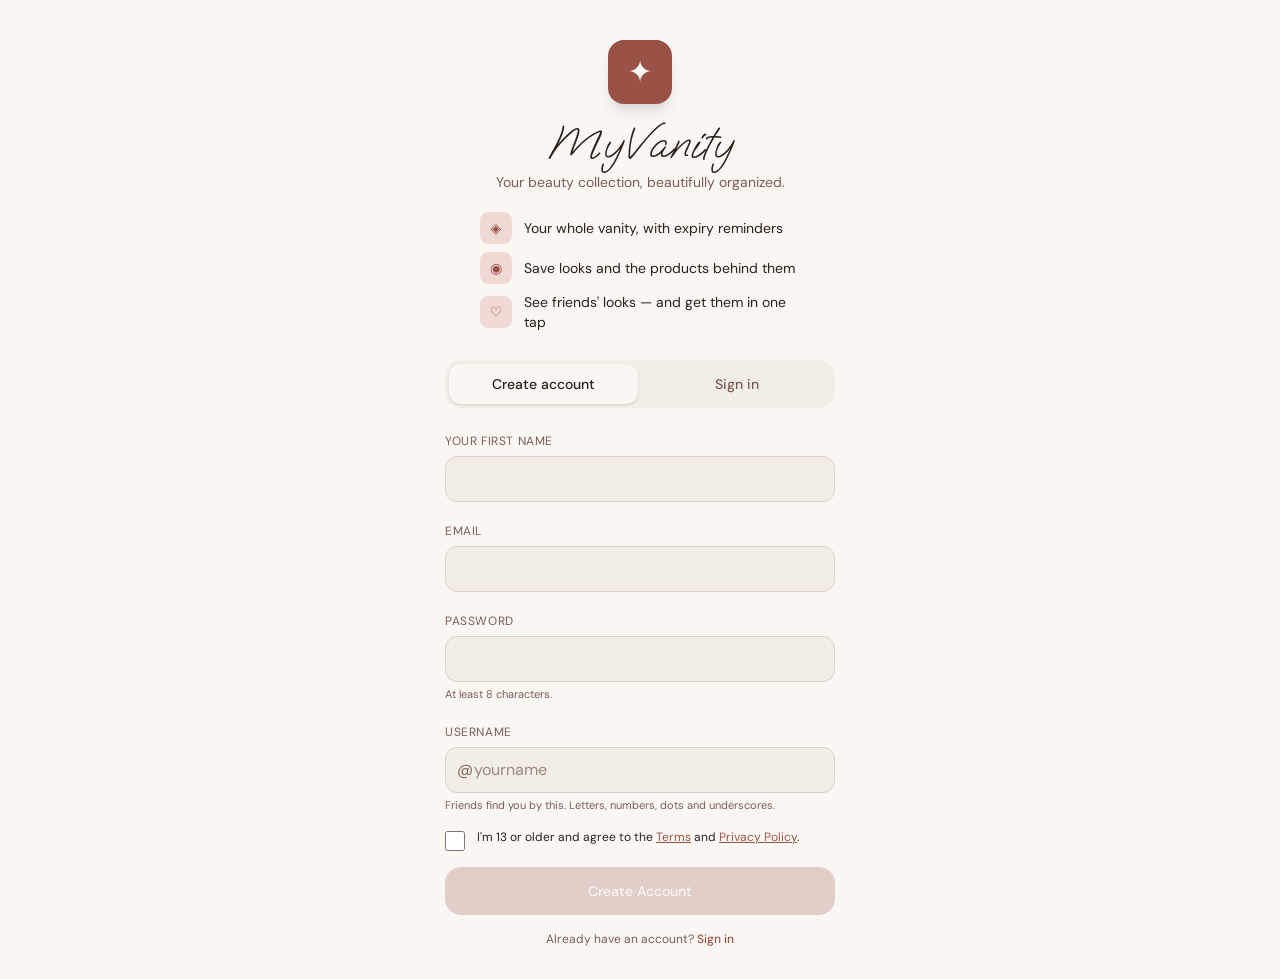
<file: index.html>
<!doctype html>
<html lang="en">
  <head>
    <meta charset="UTF-8" />
    <meta name="viewport" content="width=device-width, initial-scale=1.0, viewport-fit=cover" />
    <meta name="theme-color" content="#FAF7F2" media="(prefers-color-scheme: light)" />
    <meta name="theme-color" content="#17110F" media="(prefers-color-scheme: dark)" />
    <meta name="color-scheme" content="light dark" />
    <meta name="description" content="Your makeup and skincare vanity — track products, expiry dates, usage and looks." />
    <title>MyVanity</title>
    <link rel="icon" href="./icon.svg" type="image/svg+xml" />
    <link rel="apple-touch-icon" href="./apple-touch-icon.png" />
    <link rel="manifest" href="./manifest.webmanifest" />
    <meta name="apple-mobile-web-app-capable" content="yes" />
    <meta name="apple-mobile-web-app-title" content="MyVanity" />
    <meta name="apple-mobile-web-app-status-bar-style" content="default" />
    <link rel="preconnect" href="https://fonts.googleapis.com" />
    <link rel="preconnect" href="https://fonts.gstatic.com" crossorigin />
    <link
      rel="stylesheet"
      href="https://fonts.googleapis.com/css2?family=DM+Sans:opsz,wght@9..40,300..600&family=Oooh+Baby&family=Playfair+Display:wght@400..700&display=swap"
    />
    <script type="module" crossorigin src="./assets/index-D2Hm_PrE.js"></script>
    <link rel="stylesheet" crossorigin href="./assets/index-JItTO1ny.css">
  </head>
  <body>
    <div id="root"></div>
  </body>
</html>
</file>
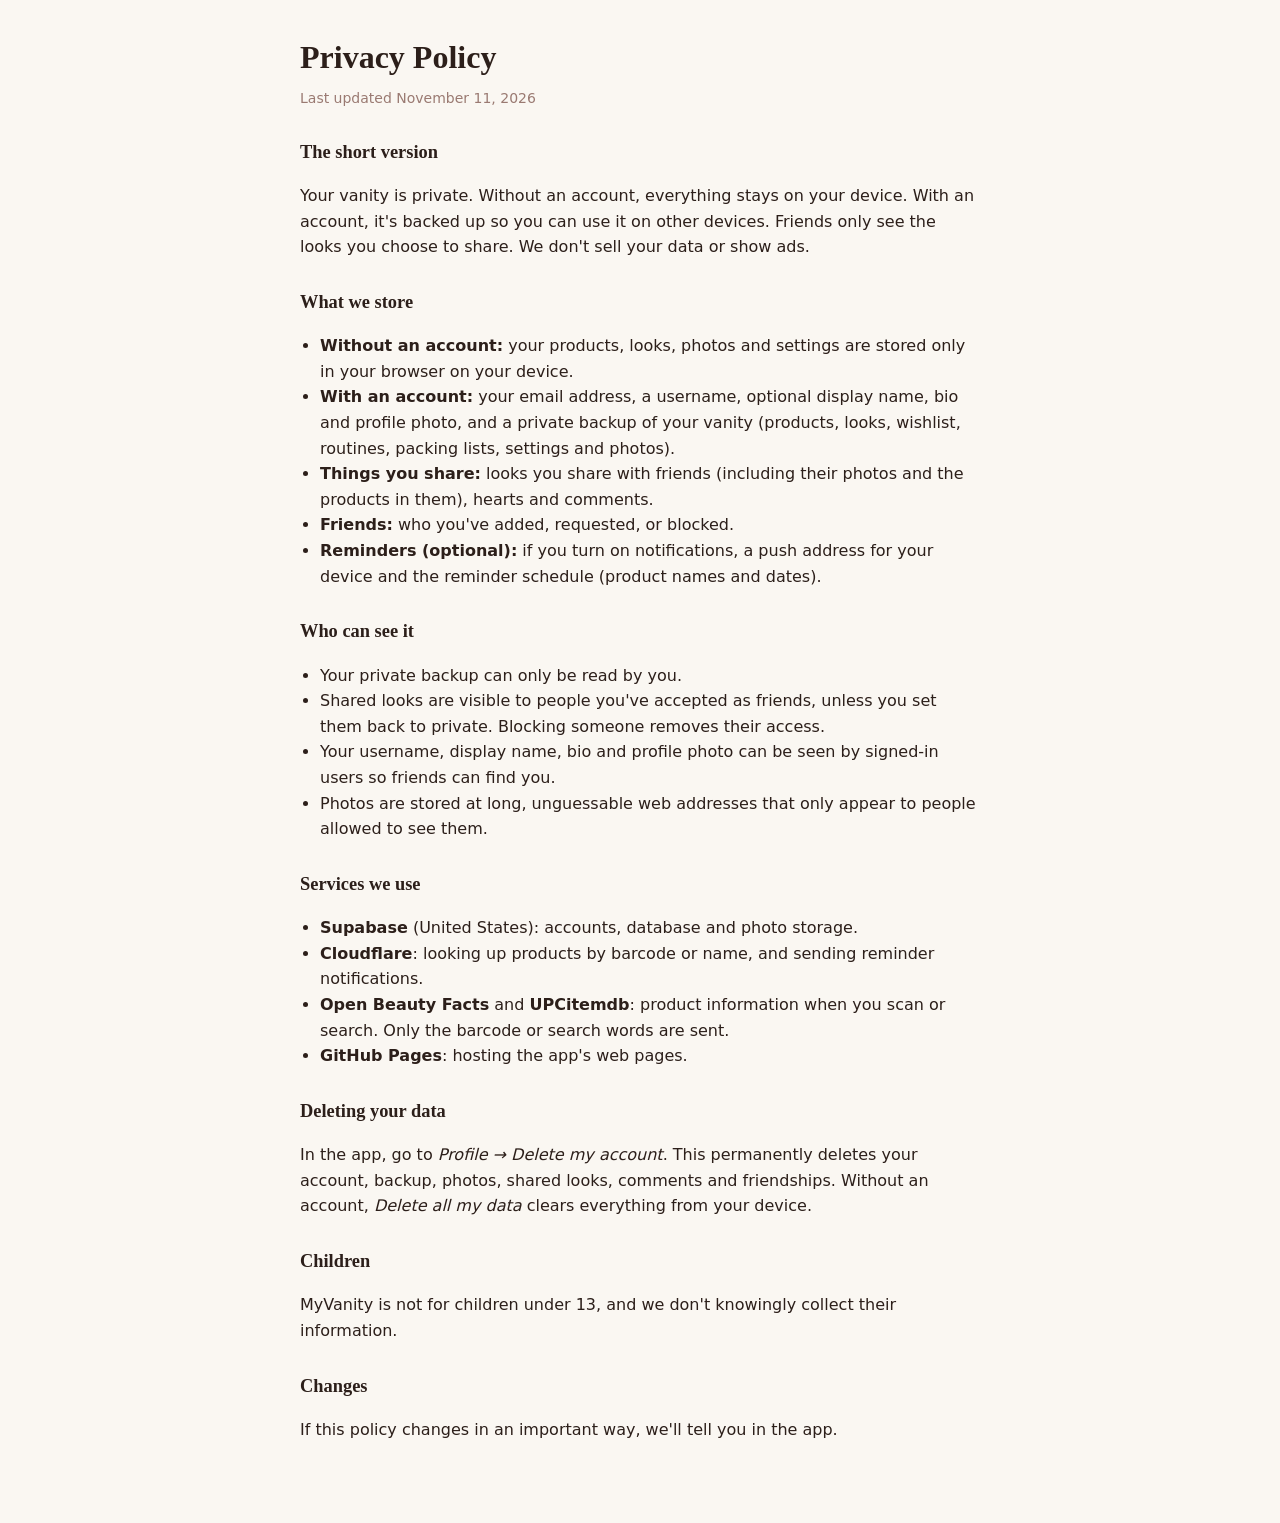
<file: privacy.html>
<!doctype html>
<html lang="en">
<head>
  <meta charset="UTF-8" />
  <meta name="viewport" content="width=device-width, initial-scale=1.0" />
  <title>MyVanity Privacy Policy</title>
  <link rel="stylesheet" href="./legal.css" />
</head>
<body>
<main>
  <h1>Privacy Policy</h1>
  <p class="updated">Last updated November 11, 2026</p>

  <h2>The short version</h2>
  <p>Your vanity is private. Without an account, everything stays on your device. With an account, it's backed up so you can use it on other devices. Friends only see the looks you choose to share. We don't sell your data or show ads.</p>

  <h2>What we store</h2>
  <ul>
    <li><strong>Without an account:</strong> your products, looks, photos and settings are stored only in your browser on your device.</li>
    <li><strong>With an account:</strong> your email address, a username, optional display name, bio and profile photo, and a private backup of your vanity (products, looks, wishlist, routines, packing lists, settings and photos).</li>
    <li><strong>Things you share:</strong> looks you share with friends (including their photos and the products in them), hearts and comments.</li>
    <li><strong>Friends:</strong> who you've added, requested, or blocked.</li>
    <li><strong>Reminders (optional):</strong> if you turn on notifications, a push address for your device and the reminder schedule (product names and dates).</li>
  </ul>

  <h2>Who can see it</h2>
  <ul>
    <li>Your private backup can only be read by you.</li>
    <li>Shared looks are visible to people you've accepted as friends, unless you set them back to private. Blocking someone removes their access.</li>
    <li>Your username, display name, bio and profile photo can be seen by signed-in users so friends can find you.</li>
    <li>Photos are stored at long, unguessable web addresses that only appear to people allowed to see them.</li>
  </ul>

  <h2>Services we use</h2>
  <ul>
    <li><strong>Supabase</strong> (United States): accounts, database and photo storage.</li>
    <li><strong>Cloudflare</strong>: looking up products by barcode or name, and sending reminder notifications.</li>
    <li><strong>Open Beauty Facts</strong> and <strong>UPCitemdb</strong>: product information when you scan or search. Only the barcode or search words are sent.</li>
    <li><strong>GitHub Pages</strong>: hosting the app's web pages.</li>
  </ul>

  <h2>Deleting your data</h2>
  <p>In the app, go to <em>Profile → Delete my account</em>. This permanently deletes your account, backup, photos, shared looks, comments and friendships. Without an account, <em>Delete all my data</em> clears everything from your device.</p>

  <h2>Children</h2>
  <p>MyVanity is not for children under 13, and we don't knowingly collect their information.</p>

  <h2>Changes</h2>
  <p>If this policy changes in an important way, we'll tell you in the app.</p>
</main>
</body>
</html>
</file>
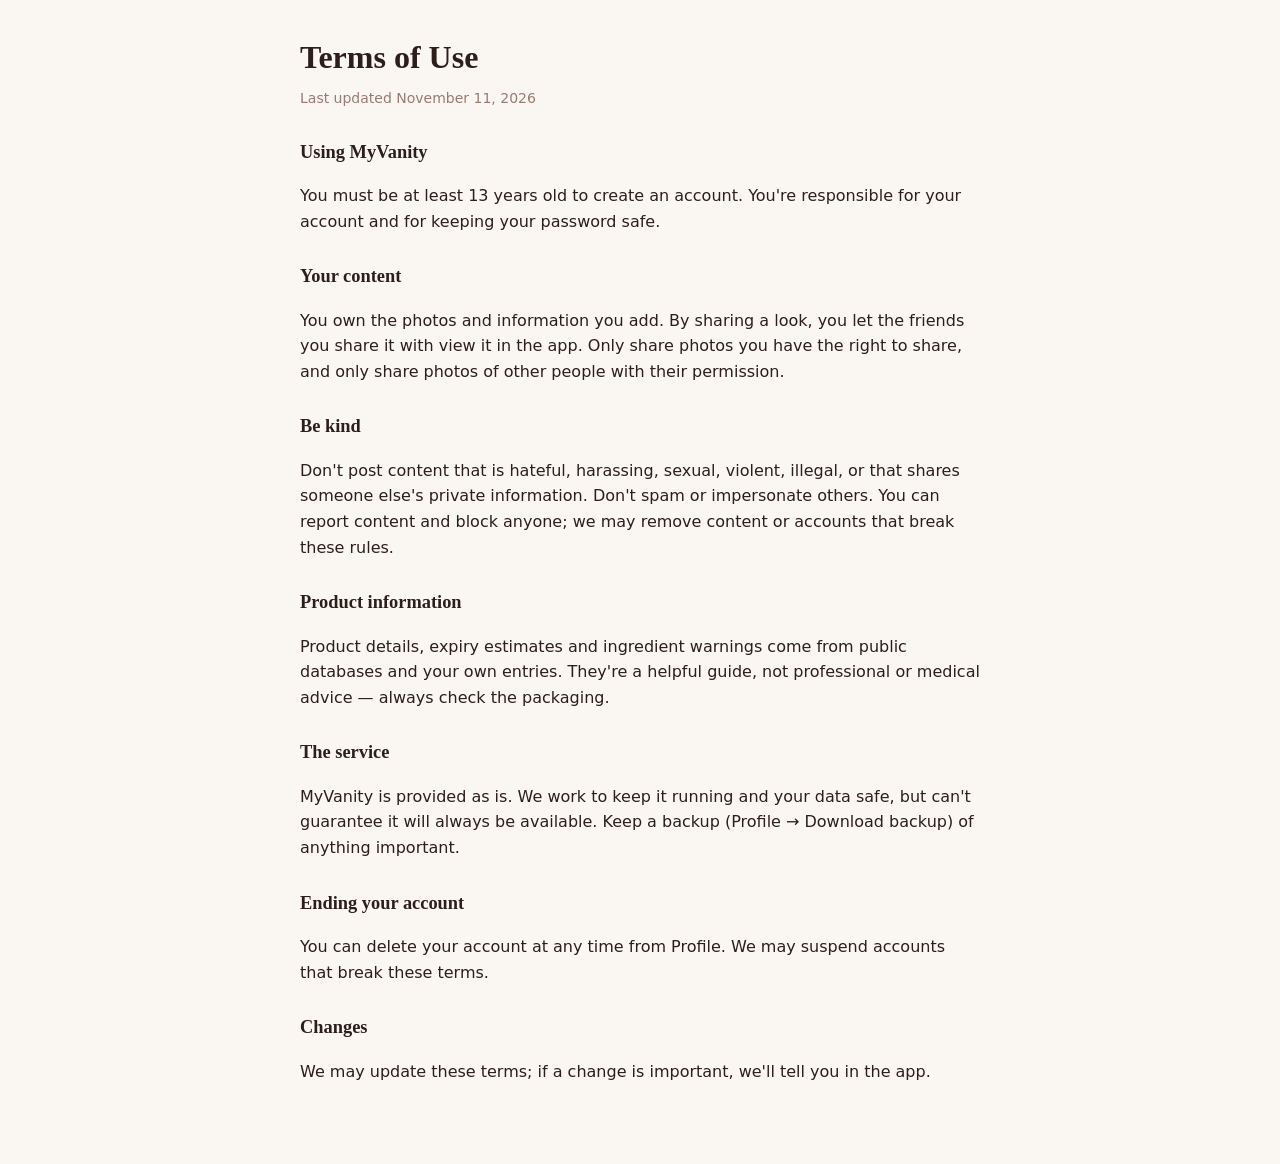
<file: terms.html>
<!doctype html>
<html lang="en">
<head>
  <meta charset="UTF-8" />
  <meta name="viewport" content="width=device-width, initial-scale=1.0" />
  <title>MyVanity Terms of Use</title>
  <link rel="stylesheet" href="./legal.css" />
</head>
<body>
<main>
  <h1>Terms of Use</h1>
  <p class="updated">Last updated November 11, 2026</p>

  <h2>Using MyVanity</h2>
  <p>You must be at least 13 years old to create an account. You're responsible for your account and for keeping your password safe.</p>

  <h2>Your content</h2>
  <p>You own the photos and information you add. By sharing a look, you let the friends you share it with view it in the app. Only share photos you have the right to share, and only share photos of other people with their permission.</p>

  <h2>Be kind</h2>
  <p>Don't post content that is hateful, harassing, sexual, violent, illegal, or that shares someone else's private information. Don't spam or impersonate others. You can report content and block anyone; we may remove content or accounts that break these rules.</p>

  <h2>Product information</h2>
  <p>Product details, expiry estimates and ingredient warnings come from public databases and your own entries. They're a helpful guide, not professional or medical advice — always check the packaging.</p>

  <h2>The service</h2>
  <p>MyVanity is provided as is. We work to keep it running and your data safe, but can't guarantee it will always be available. Keep a backup (Profile → Download backup) of anything important.</p>

  <h2>Ending your account</h2>
  <p>You can delete your account at any time from Profile. We may suspend accounts that break these terms.</p>

  <h2>Changes</h2>
  <p>We may update these terms; if a change is important, we'll tell you in the app.</p>
</main>
</body>
</html>
</file>
<file: assets/index-JItTO1ny.css>
@keyframes marching-ants{0%{background-position:0 0,0 100%,0 0,100% 0}to{background-position:20px 0,-20px 100%,0 -20px,100% 20px}}:root{--rc-drag-handle-size:12px;--rc-drag-handle-mobile-size:24px;--rc-drag-handle-bg-colour:#0003;--rc-drag-bar-size:6px;--rc-border-color:#ffffffb3;--rc-focus-color:#08f}.ReactCrop{cursor:crosshair;max-width:100%;display:inline-block;position:relative}.ReactCrop *,.ReactCrop :before,.ReactCrop :after{box-sizing:border-box}.ReactCrop--disabled,.ReactCrop--locked{cursor:inherit}.ReactCrop__child-wrapper{max-height:inherit;overflow:hidden}.ReactCrop__child-wrapper>img,.ReactCrop__child-wrapper>video{max-width:100%;max-height:inherit;display:block}.ReactCrop:not(.ReactCrop--disabled) .ReactCrop__child-wrapper>img,.ReactCrop:not(.ReactCrop--disabled) .ReactCrop__child-wrapper>video,.ReactCrop:not(.ReactCrop--disabled) .ReactCrop__crop-selection{touch-action:none}.ReactCrop__crop-mask{pointer-events:none;width:calc(100% + .5px);height:calc(100% + .5px);position:absolute;inset:0}.ReactCrop__crop-selection{cursor:move;position:absolute;top:0;left:0;transform:translate(0)}.ReactCrop--disabled .ReactCrop__crop-selection{cursor:inherit}.ReactCrop--circular-crop .ReactCrop__crop-selection{border-radius:50%}.ReactCrop--circular-crop .ReactCrop__crop-selection:after{pointer-events:none;content:"";border:1px solid var(--rc-border-color);opacity:.3;position:absolute;inset:-1px}.ReactCrop--no-animate .ReactCrop__crop-selection{outline:1px dashed #fff}.ReactCrop__crop-selection:not(.ReactCrop--no-animate .ReactCrop__crop-selection){color:#fff;background-image:linear-gradient(90deg,#fff 50%,#444 50%),linear-gradient(90deg,#fff 50%,#444 50%),linear-gradient(#fff 50%,#444 50%),linear-gradient(#fff 50%,#444 50%);background-position:0 0,0 100%,0 0,100% 0;background-repeat:repeat-x,repeat-x,repeat-y,repeat-y;background-size:10px 1px,10px 1px,1px 10px,1px 10px;animation:1s linear infinite marching-ants}.ReactCrop__crop-selection:focus{outline:2px solid var(--rc-focus-color);outline-offset:-1px}.ReactCrop--invisible-crop .ReactCrop__crop-mask,.ReactCrop--invisible-crop .ReactCrop__crop-selection{display:none}.ReactCrop__rule-of-thirds-vt:before,.ReactCrop__rule-of-thirds-vt:after,.ReactCrop__rule-of-thirds-hz:before,.ReactCrop__rule-of-thirds-hz:after{content:"";background-color:#fff6;display:block;position:absolute}.ReactCrop__rule-of-thirds-vt:before,.ReactCrop__rule-of-thirds-vt:after{width:1px;height:100%}.ReactCrop__rule-of-thirds-vt:before{left:33.3333%}.ReactCrop__rule-of-thirds-vt:after{left:66.6667%}.ReactCrop__rule-of-thirds-hz:before,.ReactCrop__rule-of-thirds-hz:after{width:100%;height:1px}.ReactCrop__rule-of-thirds-hz:before{top:33.3333%}.ReactCrop__rule-of-thirds-hz:after{top:66.6667%}.ReactCrop__drag-handle{width:var(--rc-drag-handle-size);height:var(--rc-drag-handle-size);background-color:var(--rc-drag-handle-bg-colour);border:1px solid var(--rc-border-color);position:absolute}.ReactCrop__drag-handle:focus{background:var(--rc-focus-color)}.ReactCrop .ord-nw{cursor:nw-resize;top:0;left:0;transform:translate(-50%,-50%)}.ReactCrop .ord-n{cursor:n-resize;top:0;left:50%;transform:translate(-50%,-50%)}.ReactCrop .ord-ne{cursor:ne-resize;top:0;right:0;transform:translate(50%,-50%)}.ReactCrop .ord-e{cursor:e-resize;top:50%;right:0;transform:translate(50%,-50%)}.ReactCrop .ord-se{cursor:se-resize;bottom:0;right:0;transform:translate(50%,50%)}.ReactCrop .ord-s{cursor:s-resize;bottom:0;left:50%;transform:translate(-50%,50%)}.ReactCrop .ord-sw{cursor:sw-resize;bottom:0;left:0;transform:translate(-50%,50%)}.ReactCrop .ord-w{cursor:w-resize;top:50%;left:0;transform:translate(-50%,-50%)}.ReactCrop__disabled .ReactCrop__drag-handle{cursor:inherit}.ReactCrop__drag-bar{position:absolute}.ReactCrop__drag-bar.ord-n{width:100%;height:var(--rc-drag-bar-size);top:0;left:0;transform:translateY(-50%)}.ReactCrop__drag-bar.ord-e{width:var(--rc-drag-bar-size);height:100%;top:0;right:0;transform:translate(50%)}.ReactCrop__drag-bar.ord-s{width:100%;height:var(--rc-drag-bar-size);bottom:0;left:0;transform:translateY(50%)}.ReactCrop__drag-bar.ord-w{width:var(--rc-drag-bar-size);height:100%;top:0;left:0;transform:translate(-50%)}.ReactCrop--new-crop .ReactCrop__drag-bar,.ReactCrop--new-crop .ReactCrop__drag-handle,.ReactCrop--fixed-aspect .ReactCrop__drag-bar,.ReactCrop--fixed-aspect .ReactCrop__drag-handle.ord-n,.ReactCrop--fixed-aspect .ReactCrop__drag-handle.ord-e,.ReactCrop--fixed-aspect .ReactCrop__drag-handle.ord-s,.ReactCrop--fixed-aspect .ReactCrop__drag-handle.ord-w{display:none}@media (pointer:coarse){.ReactCrop .ord-n,.ReactCrop .ord-e,.ReactCrop .ord-s,.ReactCrop .ord-w{display:none}.ReactCrop__drag-handle{width:var(--rc-drag-handle-mobile-size);height:var(--rc-drag-handle-mobile-size)}}@layer properties{@supports (((-webkit-hyphens:none)) and (not (margin-trim:inline))) or ((-moz-orient:inline) and (not (color:rgb(from red r g b)))){*,:before,:after,::backdrop{--tw-translate-x:0;--tw-translate-y:0;--tw-translate-z:0;--tw-scale-x:1;--tw-scale-y:1;--tw-scale-z:1;--tw-rotate-x:initial;--tw-rotate-y:initial;--tw-rotate-z:initial;--tw-skew-x:initial;--tw-skew-y:initial;--tw-pan-x:initial;--tw-pan-y:initial;--tw-pinch-zoom:initial;--tw-scroll-snap-strictness:proximity;--tw-space-y-reverse:0;--tw-divide-y-reverse:0;--tw-border-style:solid;--tw-gradient-position:initial;--tw-gradient-from:#0000;--tw-gradient-via:#0000;--tw-gradient-to:#0000;--tw-gradient-stops:initial;--tw-gradient-via-stops:initial;--tw-gradient-from-position:0%;--tw-gradient-via-position:50%;--tw-gradient-to-position:100%;--tw-leading:initial;--tw-font-weight:initial;--tw-tracking:initial;--tw-shadow:0 0 #0000;--tw-shadow-color:initial;--tw-shadow-alpha:100%;--tw-inset-shadow:0 0 #0000;--tw-inset-shadow-color:initial;--tw-inset-shadow-alpha:100%;--tw-ring-color:initial;--tw-ring-shadow:0 0 #0000;--tw-inset-ring-color:initial;--tw-inset-ring-shadow:0 0 #0000;--tw-ring-inset:initial;--tw-ring-offset-width:0px;--tw-ring-offset-color:#fff;--tw-ring-offset-shadow:0 0 #0000;--tw-outline-style:solid;--tw-blur:initial;--tw-brightness:initial;--tw-contrast:initial;--tw-grayscale:initial;--tw-hue-rotate:initial;--tw-invert:initial;--tw-opacity:initial;--tw-saturate:initial;--tw-sepia:initial;--tw-drop-shadow:initial;--tw-drop-shadow-color:initial;--tw-drop-shadow-alpha:100%;--tw-drop-shadow-size:initial;--tw-backdrop-blur:initial;--tw-backdrop-brightness:initial;--tw-backdrop-contrast:initial;--tw-backdrop-grayscale:initial;--tw-backdrop-hue-rotate:initial;--tw-backdrop-invert:initial;--tw-backdrop-opacity:initial;--tw-backdrop-saturate:initial;--tw-backdrop-sepia:initial;--tw-duration:initial;--tw-ease:initial;--tw-content:""}}}@layer theme{:root,:host{--font-sans:ui-sans-serif, system-ui, sans-serif, "Apple Color Emoji", "Segoe UI Emoji", "Segoe UI Symbol", "Noto Color Emoji";--font-mono:ui-monospace, SFMono-Regular, Menlo, Monaco, Consolas, "Liberation Mono", "Courier New", monospace;--color-black:#000;--color-white:#fff;--spacing:.25rem;--container-xs:20rem;--text-xs:.75rem;--text-xs--line-height:calc(1 / .75);--text-sm:.875rem;--text-sm--line-height:calc(1.25 / .875);--text-base:1rem;--text-base--line-height:calc(1.5 / 1);--text-lg:1.125rem;--text-lg--line-height:calc(1.75 / 1.125);--text-xl:1.25rem;--text-xl--line-height:calc(1.75 / 1.25);--text-2xl:1.5rem;--text-2xl--line-height:calc(2 / 1.5);--text-3xl:1.875rem;--text-3xl--line-height:calc(2.25 / 1.875);--text-4xl:2.25rem;--text-4xl--line-height:calc(2.5 / 2.25);--text-5xl:3rem;--text-5xl--line-height:1;--font-weight-normal:400;--font-weight-medium:500;--font-weight-semibold:600;--font-weight-bold:700;--tracking-wide:.025em;--tracking-wider:.05em;--tracking-widest:.1em;--leading-tight:1.25;--leading-snug:1.375;--leading-relaxed:1.625;--radius-md:.375rem;--radius-lg:.5rem;--radius-xl:.75rem;--radius-2xl:1rem;--radius-3xl:1.5rem;--ease-out:cubic-bezier(0, 0, .2, 1);--ease-in-out:cubic-bezier(.4, 0, .2, 1);--animate-pulse:pulse 2s cubic-bezier(.4, 0, .6, 1) infinite;--default-transition-duration:.15s;--default-transition-timing-function:cubic-bezier(.4, 0, .2, 1);--default-font-family:var(--font-sans);--default-mono-font-family:var(--font-mono);--color-cream:#faf7f2;--color-ivory:#fdf9f5;--color-parchment:#f2ede5;--color-blush:#f0d9d5;--color-rose:#c4877a;--color-rose-light:#e8cec9;--color-terracotta:#9a5246;--color-bark:#5c3d35;--color-ink:#2c1f1a;--color-espresso:#1a1210;--color-muted-fg:#7a5c55;--color-border-warm:#e0cfc8;--color-gold:#c9a96e;--color-sage:#6bad6b;--color-chart:#b5574a;--color-on-accent:#faf7f2;--font-display:"Playfair Display", Georgia, serif;--font-body:"DM Sans", system-ui, sans-serif;--font-script:"Oooh Baby", cursive}}@layer base{*,:after,:before,::backdrop{box-sizing:border-box;border:0 solid;margin:0;padding:0}::file-selector-button{box-sizing:border-box;border:0 solid;margin:0;padding:0}html,:host{-webkit-text-size-adjust:100%;tab-size:4;line-height:1.5;font-family:var(--default-font-family,ui-sans-serif, system-ui, sans-serif, "Apple Color Emoji", "Segoe UI Emoji", "Segoe UI Symbol", "Noto Color Emoji");font-feature-settings:var(--default-font-feature-settings,normal);font-variation-settings:var(--default-font-variation-settings,normal);-webkit-tap-highlight-color:transparent}hr{height:0;color:inherit;border-top-width:1px}abbr:where([title]){-webkit-text-decoration:underline dotted;text-decoration:underline dotted}h1,h2,h3,h4,h5,h6{font-size:inherit;font-weight:inherit}a{color:inherit;-webkit-text-decoration:inherit;-webkit-text-decoration:inherit;-webkit-text-decoration:inherit;-webkit-text-decoration:inherit;text-decoration:inherit}b,strong{font-weight:bolder}code,kbd,samp,pre{font-family:var(--default-mono-font-family,ui-monospace, SFMono-Regular, Menlo, Monaco, Consolas, "Liberation Mono", "Courier New", monospace);font-feature-settings:var(--default-mono-font-feature-settings,normal);font-variation-settings:var(--default-mono-font-variation-settings,normal);font-size:1em}small{font-size:80%}sub,sup{vertical-align:baseline;font-size:75%;line-height:0;position:relative}sub{bottom:-.25em}sup{top:-.5em}table{text-indent:0;border-color:inherit;border-collapse:collapse}:-moz-focusring{outline:auto}progress{vertical-align:baseline}summary{display:list-item}ol,ul,menu{list-style:none}img,svg,video,canvas,audio,iframe,embed,object{vertical-align:middle;display:block}img,video{max-width:100%;height:auto}button,input,select,optgroup,textarea{font:inherit;font-feature-settings:inherit;font-variation-settings:inherit;letter-spacing:inherit;color:inherit;opacity:1;background-color:#0000;border-radius:0}::file-selector-button{font:inherit;font-feature-settings:inherit;font-variation-settings:inherit;letter-spacing:inherit;color:inherit;opacity:1;background-color:#0000;border-radius:0}:where(select:is([multiple],[size])) optgroup{font-weight:bolder}:where(select:is([multiple],[size])) optgroup option{padding-inline-start:20px}::file-selector-button{margin-inline-end:4px}::placeholder{opacity:1}@supports (not ((-webkit-appearance:-apple-pay-button))) or (contain-intrinsic-size:1px){::placeholder{color:currentColor}@supports (color:color-mix(in lab, red, red)){::placeholder{color:color-mix(in oklab, currentcolor 50%, transparent)}}}textarea{resize:vertical}::-webkit-search-decoration{-webkit-appearance:none}::-webkit-date-and-time-value{min-height:1lh;text-align:inherit}::-webkit-datetime-edit{display:inline-flex}::-webkit-datetime-edit-fields-wrapper{padding:0}::-webkit-datetime-edit{padding-block:0}::-webkit-datetime-edit-year-field{padding-block:0}::-webkit-datetime-edit-month-field{padding-block:0}::-webkit-datetime-edit-day-field{padding-block:0}::-webkit-datetime-edit-hour-field{padding-block:0}::-webkit-datetime-edit-minute-field{padding-block:0}::-webkit-datetime-edit-second-field{padding-block:0}::-webkit-datetime-edit-millisecond-field{padding-block:0}::-webkit-datetime-edit-meridiem-field{padding-block:0}::-webkit-calendar-picker-indicator{line-height:1}:-moz-ui-invalid{box-shadow:none}button,input:where([type=button],[type=reset],[type=submit]){appearance:button}::file-selector-button{appearance:button}::-webkit-inner-spin-button{height:auto}::-webkit-outer-spin-button{height:auto}[hidden]:where(:not([hidden=until-found])){display:none!important}html,body,#root{height:100%}body{background-color:var(--color-cream);color:var(--color-ink);font-family:var(--font-body);-webkit-font-smoothing:antialiased;-webkit-tap-highlight-color:transparent}*{scrollbar-width:none}::-webkit-scrollbar{width:0;height:0}:focus-visible{outline:2px solid var(--color-terracotta);outline-offset:2px}button:not(:disabled){cursor:pointer}}@layer components;@layer utilities{.pointer-events-auto{pointer-events:auto}.pointer-events-none{pointer-events:none}.\!visible{visibility:visible!important}.collapse{visibility:collapse}.invisible{visibility:hidden}.visible{visibility:visible}.sr-only{clip-path:inset(50%);white-space:nowrap;border-width:0;width:1px;height:1px;margin:-1px;padding:0;position:absolute;overflow:hidden}.absolute{position:absolute}.fixed{position:fixed}.relative{position:relative}.static{position:static}.sticky{position:sticky}.inset-0{inset:calc(var(--spacing) * 0)}.inset-x-0{inset-inline:calc(var(--spacing) * 0)}.inset-x-3{inset-inline:calc(var(--spacing) * 3)}.inset-y-0{inset-block:calc(var(--spacing) * 0)}.start{inset-inline-start:var(--spacing)}.end{inset-inline-end:var(--spacing)}.-top-0\.5{top:calc(var(--spacing) * -.5)}.-top-1{top:calc(var(--spacing) * -1)}.top-0{top:calc(var(--spacing) * 0)}.top-0\.5{top:calc(var(--spacing) * .5)}.top-1{top:calc(var(--spacing) * 1)}.top-1\/2{top:50%}.top-2\.5{top:calc(var(--spacing) * 2.5)}.top-3{top:calc(var(--spacing) * 3)}.top-13{top:calc(var(--spacing) * 13)}.-right-0\.5{right:calc(var(--spacing) * -.5)}.-right-1{right:calc(var(--spacing) * -1)}.-right-1\.5{right:calc(var(--spacing) * -1.5)}.right-0{right:calc(var(--spacing) * 0)}.right-0\.5{right:calc(var(--spacing) * .5)}.right-1{right:calc(var(--spacing) * 1)}.right-3{right:calc(var(--spacing) * 3)}.right-5{right:calc(var(--spacing) * 5)}.right-\[max\(1rem\,calc\(50vw_-_199px\)\)\]{right:max(1rem,50vw - 199px)}.-bottom-0\.5{bottom:calc(var(--spacing) * -.5)}.bottom-0{bottom:calc(var(--spacing) * 0)}.bottom-0\.5{bottom:calc(var(--spacing) * .5)}.bottom-1{bottom:calc(var(--spacing) * 1)}.bottom-\[calc\(5\.5rem\+env\(safe-area-inset-bottom\)\)\]{bottom:calc(5.5rem + env(safe-area-inset-bottom))}.bottom-\[calc\(6rem\+env\(safe-area-inset-bottom\)\)\]{bottom:calc(6rem + env(safe-area-inset-bottom))}.left-0{left:calc(var(--spacing) * 0)}.left-0\.5{left:calc(var(--spacing) * .5)}.left-1{left:calc(var(--spacing) * 1)}.left-3{left:calc(var(--spacing) * 3)}.isolate{isolation:isolate}.z-10{z-index:10}.z-30{z-index:30}.z-40{z-index:40}.col-span-3{grid-column:span 3/span 3}.container{width:100%}@media (width>=40rem){.container{max-width:40rem}}@media (width>=48rem){.container{max-width:48rem}}@media (width>=64rem){.container{max-width:64rem}}@media (width>=80rem){.container{max-width:80rem}}@media (width>=96rem){.container{max-width:96rem}}.m-0{margin:calc(var(--spacing) * 0)}.-mx-5{margin-inline:calc(var(--spacing) * -5)}.mx-1{margin-inline:calc(var(--spacing) * 1)}.mx-4{margin-inline:calc(var(--spacing) * 4)}.mx-5{margin-inline:calc(var(--spacing) * 5)}.mx-auto{margin-inline:auto}.-my-3{margin-block:calc(var(--spacing) * -3)}.-mt-0\.5{margin-top:calc(var(--spacing) * -.5)}.-mt-2{margin-top:calc(var(--spacing) * -2)}.-mt-4{margin-top:calc(var(--spacing) * -4)}.mt-0{margin-top:calc(var(--spacing) * 0)}.mt-0\.5{margin-top:calc(var(--spacing) * .5)}.mt-1{margin-top:calc(var(--spacing) * 1)}.mt-1\.5{margin-top:calc(var(--spacing) * 1.5)}.mt-2{margin-top:calc(var(--spacing) * 2)}.mt-3{margin-top:calc(var(--spacing) * 3)}.mt-4{margin-top:calc(var(--spacing) * 4)}.mt-5{margin-top:calc(var(--spacing) * 5)}.mt-6{margin-top:calc(var(--spacing) * 6)}.mt-7{margin-top:calc(var(--spacing) * 7)}.mt-auto{margin-top:auto}.-mr-2{margin-right:calc(var(--spacing) * -2)}.-mr-3{margin-right:calc(var(--spacing) * -3)}.mr-1{margin-right:calc(var(--spacing) * 1)}.-mb-px{margin-bottom:-1px}.mb-0\.5{margin-bottom:calc(var(--spacing) * .5)}.mb-1{margin-bottom:calc(var(--spacing) * 1)}.mb-1\.5{margin-bottom:calc(var(--spacing) * 1.5)}.mb-2{margin-bottom:calc(var(--spacing) * 2)}.mb-3{margin-bottom:calc(var(--spacing) * 3)}.mb-4{margin-bottom:calc(var(--spacing) * 4)}.mb-5{margin-bottom:calc(var(--spacing) * 5)}.mb-6{margin-bottom:calc(var(--spacing) * 6)}.mb-7{margin-bottom:calc(var(--spacing) * 7)}.mb-8{margin-bottom:calc(var(--spacing) * 8)}.-ml-4{margin-left:calc(var(--spacing) * -4)}.ml-1{margin-left:calc(var(--spacing) * 1)}.ml-1\.5{margin-left:calc(var(--spacing) * 1.5)}.ml-auto{margin-left:auto}.line-clamp-1{-webkit-line-clamp:1;-webkit-box-orient:vertical;display:-webkit-box;overflow:hidden}.line-clamp-2{-webkit-line-clamp:2;-webkit-box-orient:vertical;display:-webkit-box;overflow:hidden}.block{display:block}.contents{display:contents}.flex{display:flex}.grid{display:grid}.hidden{display:none}.inline{display:inline}.inline-block{display:inline-block}.inline-flex{display:inline-flex}.inline-grid{display:inline-grid}.table{display:table}.field-sizing-content{field-sizing:content}.aspect-\[4\/3\]{aspect-ratio:4/3}.aspect-\[4\/5\]{aspect-ratio:4/5}.aspect-square{aspect-ratio:1}.size-1{width:calc(var(--spacing) * 1);height:calc(var(--spacing) * 1)}.size-1\.5{width:calc(var(--spacing) * 1.5);height:calc(var(--spacing) * 1.5)}.size-2{width:calc(var(--spacing) * 2);height:calc(var(--spacing) * 2)}.size-2\.5{width:calc(var(--spacing) * 2.5);height:calc(var(--spacing) * 2.5)}.size-4{width:calc(var(--spacing) * 4);height:calc(var(--spacing) * 4)}.size-5{width:calc(var(--spacing) * 5);height:calc(var(--spacing) * 5)}.size-6{width:calc(var(--spacing) * 6);height:calc(var(--spacing) * 6)}.size-7{width:calc(var(--spacing) * 7);height:calc(var(--spacing) * 7)}.size-8{width:calc(var(--spacing) * 8);height:calc(var(--spacing) * 8)}.size-9{width:calc(var(--spacing) * 9);height:calc(var(--spacing) * 9)}.size-10{width:calc(var(--spacing) * 10);height:calc(var(--spacing) * 10)}.size-11{width:calc(var(--spacing) * 11);height:calc(var(--spacing) * 11)}.size-12{width:calc(var(--spacing) * 12);height:calc(var(--spacing) * 12)}.size-14{width:calc(var(--spacing) * 14);height:calc(var(--spacing) * 14)}.size-16{width:calc(var(--spacing) * 16);height:calc(var(--spacing) * 16)}.size-48{width:calc(var(--spacing) * 48);height:calc(var(--spacing) * 48)}.size-\[22px\]{width:22px;height:22px}.size-\[68px\]{width:68px;height:68px}.size-\[88px\]{width:88px;height:88px}.size-full{width:100%;height:100%}.h-0\.5{height:calc(var(--spacing) * .5)}.h-1{height:calc(var(--spacing) * 1)}.h-1\.5{height:calc(var(--spacing) * 1.5)}.h-2{height:calc(var(--spacing) * 2)}.h-2\.5{height:calc(var(--spacing) * 2.5)}.h-3{height:calc(var(--spacing) * 3)}.h-4{height:calc(var(--spacing) * 4)}.h-5{height:calc(var(--spacing) * 5)}.h-11{height:calc(var(--spacing) * 11)}.h-12{height:calc(var(--spacing) * 12)}.h-36{height:calc(var(--spacing) * 36)}.h-48{height:calc(var(--spacing) * 48)}.h-52{height:calc(var(--spacing) * 52)}.h-60{height:calc(var(--spacing) * 60)}.h-72{height:calc(var(--spacing) * 72)}.h-\[26px\]{height:26px}.h-dvh{height:100dvh}.h-full{height:100%}.max-h-\[55dvh\]{max-height:55dvh}.max-h-\[60dvh\]{max-height:60dvh}.max-h-\[92dvh\]{max-height:92dvh}.max-h-none{max-height:none}.min-h-11{min-height:calc(var(--spacing) * 11)}.min-h-16{min-height:calc(var(--spacing) * 16)}.min-h-20{min-height:calc(var(--spacing) * 20)}.min-h-36{min-height:calc(var(--spacing) * 36)}.min-h-40{min-height:calc(var(--spacing) * 40)}.min-h-dvh{min-height:100dvh}.w-5{width:calc(var(--spacing) * 5)}.w-6{width:calc(var(--spacing) * 6)}.w-10{width:calc(var(--spacing) * 10)}.w-11{width:calc(var(--spacing) * 11)}.w-12{width:calc(var(--spacing) * 12)}.w-14{width:calc(var(--spacing) * 14)}.w-16{width:calc(var(--spacing) * 16)}.w-24{width:calc(var(--spacing) * 24)}.w-28{width:calc(var(--spacing) * 28)}.w-36{width:calc(var(--spacing) * 36)}.w-40{width:calc(var(--spacing) * 40)}.w-56{width:calc(var(--spacing) * 56)}.w-\[68px\]{width:68px}.w-\[calc\(100\%-2\.5rem\)\]{width:calc(100% - 2.5rem)}.w-full{width:100%}.max-w-6{max-width:calc(var(--spacing) * 6)}.max-w-\[430px\]{max-width:430px}.max-w-full{max-width:100%}.max-w-none{max-width:none}.max-w-xs{max-width:var(--container-xs)}.min-w-0{min-width:calc(var(--spacing) * 0)}.min-w-4{min-width:calc(var(--spacing) * 4)}.min-w-5{min-width:calc(var(--spacing) * 5)}.flex-1{flex:1}.flex-shrink{flex-shrink:1}.shrink-0{flex-shrink:0}.grow{flex-grow:1}.translate-x-\[18px\]{--tw-translate-x:18px;translate:var(--tw-translate-x) var(--tw-translate-y)}.-translate-y-1\/2{--tw-translate-y:calc(calc(1 / 2 * 100%) * -1);translate:var(--tw-translate-x) var(--tw-translate-y)}.scale-120{--tw-scale-x:120%;--tw-scale-y:120%;--tw-scale-z:120%;scale:var(--tw-scale-x) var(--tw-scale-y)}.transform{transform:var(--tw-rotate-x,) var(--tw-rotate-y,) var(--tw-rotate-z,) var(--tw-skew-x,) var(--tw-skew-y,)}.animate-\[scan-line_1\.8s_ease-in-out_infinite\]{animation:1.8s ease-in-out infinite scan-line}.animate-pulse{animation:var(--animate-pulse)}.cursor-crosshair{cursor:crosshair}.cursor-grab{cursor:grab}.cursor-pointer{cursor:pointer}.touch-pan-y{--tw-pan-y:pan-y;touch-action:var(--tw-pan-x,) var(--tw-pan-y,) var(--tw-pinch-zoom,)}.touch-none{touch-action:none}.resize{resize:both}.resize-none{resize:none}.snap-x{scroll-snap-type:x var(--tw-scroll-snap-strictness)}.snap-start{scroll-snap-align:start}.scroll-mt-4{scroll-margin-top:calc(var(--spacing) * 4)}.scroll-px-5{scroll-padding-inline:calc(var(--spacing) * 5)}.list-none{list-style-type:none}.grid-cols-1{grid-template-columns:repeat(1,minmax(0,1fr))}.grid-cols-2{grid-template-columns:repeat(2,minmax(0,1fr))}.grid-cols-3{grid-template-columns:repeat(3,minmax(0,1fr))}.grid-cols-4{grid-template-columns:repeat(4,minmax(0,1fr))}.grid-cols-7{grid-template-columns:repeat(7,minmax(0,1fr))}.grid-cols-\[1fr_auto\]{grid-template-columns:1fr auto}.flex-col{flex-direction:column}.flex-col-reverse{flex-direction:column-reverse}.flex-wrap{flex-wrap:wrap}.place-items-center{place-items:center}.items-baseline{align-items:baseline}.items-center{align-items:center}.items-end{align-items:flex-end}.items-start{align-items:flex-start}.justify-between{justify-content:space-between}.justify-center{justify-content:center}.justify-end{justify-content:flex-end}.gap-0\.5{gap:calc(var(--spacing) * .5)}.gap-1{gap:calc(var(--spacing) * 1)}.gap-1\.5{gap:calc(var(--spacing) * 1.5)}.gap-2{gap:calc(var(--spacing) * 2)}.gap-2\.5{gap:calc(var(--spacing) * 2.5)}.gap-3{gap:calc(var(--spacing) * 3)}.gap-3\.5{gap:calc(var(--spacing) * 3.5)}.gap-4{gap:calc(var(--spacing) * 4)}.gap-5{gap:calc(var(--spacing) * 5)}.gap-6{gap:calc(var(--spacing) * 6)}:where(.space-y-0\.5>:not(:last-child)){--tw-space-y-reverse:0;margin-block-start:calc(calc(var(--spacing) * .5) * var(--tw-space-y-reverse));margin-block-end:calc(calc(var(--spacing) * .5) * calc(1 - var(--tw-space-y-reverse)))}:where(.space-y-1>:not(:last-child)){--tw-space-y-reverse:0;margin-block-start:calc(calc(var(--spacing) * 1) * var(--tw-space-y-reverse));margin-block-end:calc(calc(var(--spacing) * 1) * calc(1 - var(--tw-space-y-reverse)))}:where(.space-y-1\.5>:not(:last-child)){--tw-space-y-reverse:0;margin-block-start:calc(calc(var(--spacing) * 1.5) * var(--tw-space-y-reverse));margin-block-end:calc(calc(var(--spacing) * 1.5) * calc(1 - var(--tw-space-y-reverse)))}:where(.space-y-2>:not(:last-child)){--tw-space-y-reverse:0;margin-block-start:calc(calc(var(--spacing) * 2) * var(--tw-space-y-reverse));margin-block-end:calc(calc(var(--spacing) * 2) * calc(1 - var(--tw-space-y-reverse)))}:where(.space-y-2\.5>:not(:last-child)){--tw-space-y-reverse:0;margin-block-start:calc(calc(var(--spacing) * 2.5) * var(--tw-space-y-reverse));margin-block-end:calc(calc(var(--spacing) * 2.5) * calc(1 - var(--tw-space-y-reverse)))}:where(.space-y-3>:not(:last-child)){--tw-space-y-reverse:0;margin-block-start:calc(calc(var(--spacing) * 3) * var(--tw-space-y-reverse));margin-block-end:calc(calc(var(--spacing) * 3) * calc(1 - var(--tw-space-y-reverse)))}:where(.space-y-4>:not(:last-child)){--tw-space-y-reverse:0;margin-block-start:calc(calc(var(--spacing) * 4) * var(--tw-space-y-reverse));margin-block-end:calc(calc(var(--spacing) * 4) * calc(1 - var(--tw-space-y-reverse)))}:where(.space-y-5>:not(:last-child)){--tw-space-y-reverse:0;margin-block-start:calc(calc(var(--spacing) * 5) * var(--tw-space-y-reverse));margin-block-end:calc(calc(var(--spacing) * 5) * calc(1 - var(--tw-space-y-reverse)))}:where(.space-y-6>:not(:last-child)){--tw-space-y-reverse:0;margin-block-start:calc(calc(var(--spacing) * 6) * var(--tw-space-y-reverse));margin-block-end:calc(calc(var(--spacing) * 6) * calc(1 - var(--tw-space-y-reverse)))}.gap-x-3{column-gap:calc(var(--spacing) * 3)}.gap-y-1{row-gap:calc(var(--spacing) * 1)}.gap-y-2{row-gap:calc(var(--spacing) * 2)}:where(.divide-y>:not(:last-child)){--tw-divide-y-reverse:0;border-bottom-style:var(--tw-border-style);border-top-style:var(--tw-border-style);border-top-width:calc(1px * var(--tw-divide-y-reverse));border-bottom-width:calc(1px * calc(1 - var(--tw-divide-y-reverse)))}:where(.divide-border-warm>:not(:last-child)){border-color:var(--color-border-warm)}:where(.divide-parchment>:not(:last-child)){border-color:var(--color-parchment)}.truncate{text-overflow:ellipsis;white-space:nowrap;overflow:hidden}.overflow-hidden{overflow:hidden}.overflow-x-auto{overflow-x:auto}.overflow-y-auto{overflow-y:auto}.overscroll-contain{overscroll-behavior:contain}.rounded{border-radius:.25rem}.rounded-2xl{border-radius:var(--radius-2xl)}.rounded-3xl{border-radius:var(--radius-3xl)}.rounded-full{border-radius:3.40282e38px}.rounded-lg{border-radius:var(--radius-lg)}.rounded-xl{border-radius:var(--radius-xl)}.rounded-t-3xl{border-top-left-radius:var(--radius-3xl);border-top-right-radius:var(--radius-3xl)}.rounded-t-\[4px\]{border-top-left-radius:4px;border-top-right-radius:4px}.rounded-tl-lg{border-top-left-radius:var(--radius-lg)}.rounded-r-\[4px\]{border-top-right-radius:4px;border-bottom-right-radius:4px}.rounded-tr-lg{border-top-right-radius:var(--radius-lg)}.rounded-br-lg{border-bottom-right-radius:var(--radius-lg)}.rounded-bl-lg{border-bottom-left-radius:var(--radius-lg)}.border{border-style:var(--tw-border-style);border-width:1px}.border-0{border-style:var(--tw-border-style);border-width:0}.border-2{border-style:var(--tw-border-style);border-width:2px}.border-\[1\.5px\]{border-style:var(--tw-border-style);border-width:1.5px}.border-\[2\.5px\]{border-style:var(--tw-border-style);border-width:2.5px}.border-\[3px\]{border-style:var(--tw-border-style);border-width:3px}.border-t{border-top-style:var(--tw-border-style);border-top-width:1px}.border-t-2{border-top-style:var(--tw-border-style);border-top-width:2px}.border-r-2{border-right-style:var(--tw-border-style);border-right-width:2px}.border-b{border-bottom-style:var(--tw-border-style);border-bottom-width:1px}.border-b-2{border-bottom-style:var(--tw-border-style);border-bottom-width:2px}.border-l-2{border-left-style:var(--tw-border-style);border-left-width:2px}.border-dashed{--tw-border-style:dashed;border-style:dashed}.border-bark{border-color:var(--color-bark)}.border-border-warm{border-color:var(--color-border-warm)}.border-cream{border-color:var(--color-cream)}.border-parchment{border-color:var(--color-parchment)}.border-rose{border-color:var(--color-rose)}.border-rose-light{border-color:var(--color-rose-light)}.border-terracotta{border-color:var(--color-terracotta)}.border-transparent{border-color:#0000}.border-white{border-color:var(--color-white)}.bg-bark{background-color:var(--color-bark)}.bg-bark\/40{background-color:#5c3d3566}@supports (color:color-mix(in lab, red, red)){.bg-bark\/40{background-color:color-mix(in oklab, var(--color-bark) 40%, transparent)}}.bg-black{background-color:var(--color-black)}.bg-blush{background-color:var(--color-blush)}.bg-blush\/50{background-color:#f0d9d580}@supports (color:color-mix(in lab, red, red)){.bg-blush\/50{background-color:color-mix(in oklab, var(--color-blush) 50%, transparent)}}.bg-border-warm{background-color:var(--color-border-warm)}.bg-cream{background-color:var(--color-cream)}.bg-cream\/15{background-color:#faf7f226}@supports (color:color-mix(in lab, red, red)){.bg-cream\/15{background-color:color-mix(in oklab, var(--color-cream) 15%, transparent)}}.bg-cream\/90{background-color:#faf7f2e6}@supports (color:color-mix(in lab, red, red)){.bg-cream\/90{background-color:color-mix(in oklab, var(--color-cream) 90%, transparent)}}.bg-cream\/95{background-color:#faf7f2f2}@supports (color:color-mix(in lab, red, red)){.bg-cream\/95{background-color:color-mix(in oklab, var(--color-cream) 95%, transparent)}}.bg-espresso{background-color:var(--color-espresso)}.bg-ivory{background-color:var(--color-ivory)}.bg-on-accent{background-color:var(--color-on-accent)}.bg-parchment{background-color:var(--color-parchment)}.bg-rose{background-color:var(--color-rose)}.bg-rose-light{background-color:var(--color-rose-light)}.bg-rose\/30\!{background-color:#c4877a4d!important}@supports (color:color-mix(in lab, red, red)){.bg-rose\/30\!{background-color:color-mix(in oklab, var(--color-rose) 30%, transparent)!important}}.bg-terracotta{background-color:var(--color-terracotta)}.bg-terracotta\/30{background-color:#9a52464d}@supports (color:color-mix(in lab, red, red)){.bg-terracotta\/30{background-color:color-mix(in oklab, var(--color-terracotta) 30%, transparent)}}.bg-transparent{background-color:#0000}.bg-white{background-color:var(--color-white)}.bg-white\/15{background-color:#ffffff26}@supports (color:color-mix(in lab, red, red)){.bg-white\/15{background-color:color-mix(in oklab, var(--color-white) 15%, transparent)}}.bg-white\/20{background-color:#fff3}@supports (color:color-mix(in lab, red, red)){.bg-white\/20{background-color:color-mix(in oklab, var(--color-white) 20%, transparent)}}.bg-white\/35{background-color:#ffffff59}@supports (color:color-mix(in lab, red, red)){.bg-white\/35{background-color:color-mix(in oklab, var(--color-white) 35%, transparent)}}.bg-linear-to-b{--tw-gradient-position:to bottom}@supports (background-image:linear-gradient(in lab, red, red)){.bg-linear-to-b{--tw-gradient-position:to bottom in oklab}}.bg-linear-to-b{background-image:linear-gradient(var(--tw-gradient-stops))}.bg-linear-to-t{--tw-gradient-position:to top}@supports (background-image:linear-gradient(in lab, red, red)){.bg-linear-to-t{--tw-gradient-position:to top in oklab}}.bg-linear-to-t{background-image:linear-gradient(var(--tw-gradient-stops))}.from-black\/60{--tw-gradient-from:#0009}@supports (color:color-mix(in lab, red, red)){.from-black\/60{--tw-gradient-from:color-mix(in oklab, var(--color-black) 60%, transparent)}}.from-black\/60{--tw-gradient-stops:var(--tw-gradient-via-stops,var(--tw-gradient-position), var(--tw-gradient-from) var(--tw-gradient-from-position), var(--tw-gradient-to) var(--tw-gradient-to-position))}.from-black\/65{--tw-gradient-from:#000000a6}@supports (color:color-mix(in lab, red, red)){.from-black\/65{--tw-gradient-from:color-mix(in oklab, var(--color-black) 65%, transparent)}}.from-black\/65{--tw-gradient-stops:var(--tw-gradient-via-stops,var(--tw-gradient-position), var(--tw-gradient-from) var(--tw-gradient-from-position), var(--tw-gradient-to) var(--tw-gradient-to-position))}.from-black\/75{--tw-gradient-from:#000000bf}@supports (color:color-mix(in lab, red, red)){.from-black\/75{--tw-gradient-from:color-mix(in oklab, var(--color-black) 75%, transparent)}}.from-black\/75{--tw-gradient-stops:var(--tw-gradient-via-stops,var(--tw-gradient-position), var(--tw-gradient-from) var(--tw-gradient-from-position), var(--tw-gradient-to) var(--tw-gradient-to-position))}.to-transparent{--tw-gradient-to:transparent;--tw-gradient-stops:var(--tw-gradient-via-stops,var(--tw-gradient-position), var(--tw-gradient-from) var(--tw-gradient-from-position), var(--tw-gradient-to) var(--tw-gradient-to-position))}.to-50\%{--tw-gradient-to-position:50%}.object-contain{object-fit:contain}.object-cover{object-fit:cover}.p-0{padding:calc(var(--spacing) * 0)}.p-1{padding:calc(var(--spacing) * 1)}.p-1\.5{padding:calc(var(--spacing) * 1.5)}.p-2{padding:calc(var(--spacing) * 2)}.p-2\.5{padding:calc(var(--spacing) * 2.5)}.p-3{padding:calc(var(--spacing) * 3)}.p-4{padding:calc(var(--spacing) * 4)}.p-5{padding:calc(var(--spacing) * 5)}.p-6{padding:calc(var(--spacing) * 6)}.p-\[2px\]{padding:2px}.p-\[3px\]{padding:3px}.px-0{padding-inline:calc(var(--spacing) * 0)}.px-1{padding-inline:calc(var(--spacing) * 1)}.px-1\.5{padding-inline:calc(var(--spacing) * 1.5)}.px-2{padding-inline:calc(var(--spacing) * 2)}.px-2\.5{padding-inline:calc(var(--spacing) * 2.5)}.px-3{padding-inline:calc(var(--spacing) * 3)}.px-4{padding-inline:calc(var(--spacing) * 4)}.px-5{padding-inline:calc(var(--spacing) * 5)}.px-6{padding-inline:calc(var(--spacing) * 6)}.py-0\.5{padding-block:calc(var(--spacing) * .5)}.py-1{padding-block:calc(var(--spacing) * 1)}.py-1\.5{padding-block:calc(var(--spacing) * 1.5)}.py-2{padding-block:calc(var(--spacing) * 2)}.py-2\.5{padding-block:calc(var(--spacing) * 2.5)}.py-3{padding-block:calc(var(--spacing) * 3)}.py-3\.5{padding-block:calc(var(--spacing) * 3.5)}.py-6{padding-block:calc(var(--spacing) * 6)}.py-8{padding-block:calc(var(--spacing) * 8)}.py-10{padding-block:calc(var(--spacing) * 10)}.py-12{padding-block:calc(var(--spacing) * 12)}.pt-1{padding-top:calc(var(--spacing) * 1)}.pt-2{padding-top:calc(var(--spacing) * 2)}.pt-3{padding-top:calc(var(--spacing) * 3)}.pt-4{padding-top:calc(var(--spacing) * 4)}.pt-12{padding-top:calc(var(--spacing) * 12)}.pt-16{padding-top:calc(var(--spacing) * 16)}.pt-\[env\(safe-area-inset-top\)\]{padding-top:env(safe-area-inset-top)}.pt-\[max\(0\.75rem\,env\(safe-area-inset-top\)\)\]{padding-top:max(.75rem, env(safe-area-inset-top))}.pt-\[max\(2\.5rem\,env\(safe-area-inset-top\)\)\]{padding-top:max(2.5rem, env(safe-area-inset-top))}.pr-1\.5{padding-right:calc(var(--spacing) * 1.5)}.pr-2{padding-right:calc(var(--spacing) * 2)}.pr-3{padding-right:calc(var(--spacing) * 3)}.pr-6{padding-right:calc(var(--spacing) * 6)}.pb-0\.5{padding-bottom:calc(var(--spacing) * .5)}.pb-1{padding-bottom:calc(var(--spacing) * 1)}.pb-2{padding-bottom:calc(var(--spacing) * 2)}.pb-3{padding-bottom:calc(var(--spacing) * 3)}.pb-4{padding-bottom:calc(var(--spacing) * 4)}.pb-5{padding-bottom:calc(var(--spacing) * 5)}.pb-6{padding-bottom:calc(var(--spacing) * 6)}.pb-8{padding-bottom:calc(var(--spacing) * 8)}.pb-10{padding-bottom:calc(var(--spacing) * 10)}.pb-24{padding-bottom:calc(var(--spacing) * 24)}.pb-\[env\(safe-area-inset-bottom\)\]{padding-bottom:env(safe-area-inset-bottom)}.pb-\[max\(1\.25rem\,env\(safe-area-inset-bottom\)\)\]{padding-bottom:max(1.25rem, env(safe-area-inset-bottom))}.pl-4{padding-left:calc(var(--spacing) * 4)}.pl-7{padding-left:calc(var(--spacing) * 7)}.text-center{text-align:center}.text-left{text-align:left}.text-right{text-align:right}.align-middle{vertical-align:middle}.font-body{font-family:var(--font-body)}.font-display{font-family:var(--font-display)}.font-script{font-family:var(--font-script)}.text-2xl{font-size:var(--text-2xl);line-height:var(--tw-leading,var(--text-2xl--line-height))}.text-3xl{font-size:var(--text-3xl);line-height:var(--tw-leading,var(--text-3xl--line-height))}.text-4xl{font-size:var(--text-4xl);line-height:var(--tw-leading,var(--text-4xl--line-height))}.text-5xl{font-size:var(--text-5xl);line-height:var(--tw-leading,var(--text-5xl--line-height))}.text-base{font-size:var(--text-base);line-height:var(--tw-leading,var(--text-base--line-height))}.text-lg{font-size:var(--text-lg);line-height:var(--tw-leading,var(--text-lg--line-height))}.text-sm{font-size:var(--text-sm);line-height:var(--tw-leading,var(--text-sm--line-height))}.text-xl{font-size:var(--text-xl);line-height:var(--tw-leading,var(--text-xl--line-height))}.text-xs{font-size:var(--text-xs);line-height:var(--tw-leading,var(--text-xs--line-height))}.text-\[2\.5rem\]{font-size:2.5rem}.text-\[7px\]{font-size:7px}.text-\[8px\]{font-size:8px}.text-\[9px\]{font-size:9px}.text-\[10px\]{font-size:10px}.text-\[11px\]{font-size:11px}.text-\[13px\]{font-size:13px}.text-\[15px\]{font-size:15px}.text-\[96px\]{font-size:96px}.leading-none{--tw-leading:1;line-height:1}.leading-relaxed{--tw-leading:var(--leading-relaxed);line-height:var(--leading-relaxed)}.leading-snug{--tw-leading:var(--leading-snug);line-height:var(--leading-snug)}.leading-tight{--tw-leading:var(--leading-tight);line-height:var(--leading-tight)}.font-bold{--tw-font-weight:var(--font-weight-bold);font-weight:var(--font-weight-bold)}.font-medium{--tw-font-weight:var(--font-weight-medium);font-weight:var(--font-weight-medium)}.font-normal{--tw-font-weight:var(--font-weight-normal);font-weight:var(--font-weight-normal)}.font-semibold{--tw-font-weight:var(--font-weight-semibold);font-weight:var(--font-weight-semibold)}.tracking-wide{--tw-tracking:var(--tracking-wide);letter-spacing:var(--tracking-wide)}.tracking-wider{--tw-tracking:var(--tracking-wider);letter-spacing:var(--tracking-wider)}.tracking-widest{--tw-tracking:var(--tracking-widest);letter-spacing:var(--tracking-widest)}.text-wrap{text-wrap:wrap}.break-words{overflow-wrap:break-word}.break-all{word-break:break-all}.whitespace-nowrap{white-space:nowrap}.whitespace-pre-line{white-space:pre-line}.text-\[\#5C3D35\]{color:#5c3d35}.text-bark{color:var(--color-bark)}.text-bark\/80{color:#5c3d35cc}@supports (color:color-mix(in lab, red, red)){.text-bark\/80{color:color-mix(in oklab, var(--color-bark) 80%, transparent)}}.text-border-warm{color:var(--color-border-warm)}.text-cream{color:var(--color-cream)}.text-gold{color:var(--color-gold)}.text-ink{color:var(--color-ink)}.text-ink\/80{color:#2c1f1acc}@supports (color:color-mix(in lab, red, red)){.text-ink\/80{color:color-mix(in oklab, var(--color-ink) 80%, transparent)}}.text-muted-fg{color:var(--color-muted-fg)}.text-on-accent{color:var(--color-on-accent)}.text-rose{color:var(--color-rose)}.text-rose-light{color:var(--color-rose-light)}.text-rose-light\!{color:var(--color-rose-light)!important}.text-sage{color:var(--color-sage)}.text-terracotta{color:var(--color-terracotta)}.text-white{color:var(--color-white)}.text-white\/60{color:#fff9}@supports (color:color-mix(in lab, red, red)){.text-white\/60{color:color-mix(in oklab, var(--color-white) 60%, transparent)}}.text-white\/70{color:#ffffffb3}@supports (color:color-mix(in lab, red, red)){.text-white\/70{color:color-mix(in oklab, var(--color-white) 70%, transparent)}}.text-white\/80{color:#fffc}@supports (color:color-mix(in lab, red, red)){.text-white\/80{color:color-mix(in oklab, var(--color-white) 80%, transparent)}}.capitalize{text-transform:capitalize}.lowercase{text-transform:lowercase}.normal-case{text-transform:none}.uppercase{text-transform:uppercase}.italic{font-style:italic}.line-through{text-decoration-line:line-through}.underline{text-decoration-line:underline}.underline-offset-2{text-underline-offset:2px}.accent-terracotta{accent-color:var(--color-terracotta)}.opacity-50{opacity:.5}.opacity-60{opacity:.6}.opacity-80{opacity:.8}.shadow{--tw-shadow:0 1px 3px 0 var(--tw-shadow-color,#0000001a), 0 1px 2px -1px var(--tw-shadow-color,#0000001a);box-shadow:var(--tw-inset-shadow), var(--tw-inset-ring-shadow), var(--tw-ring-offset-shadow), var(--tw-ring-shadow), var(--tw-shadow)}.shadow-lg{--tw-shadow:0 10px 15px -3px var(--tw-shadow-color,#0000001a), 0 4px 6px -4px var(--tw-shadow-color,#0000001a);box-shadow:var(--tw-inset-shadow), var(--tw-inset-ring-shadow), var(--tw-ring-offset-shadow), var(--tw-ring-shadow), var(--tw-shadow)}.shadow-sm,.shadow\/elevation{--tw-shadow:0 1px 3px 0 var(--tw-shadow-color,#0000001a), 0 1px 2px -1px var(--tw-shadow-color,#0000001a);box-shadow:var(--tw-inset-shadow), var(--tw-inset-ring-shadow), var(--tw-ring-offset-shadow), var(--tw-ring-shadow), var(--tw-shadow)}.ring,.ring-1{--tw-ring-shadow:var(--tw-ring-inset,) 0 0 0 calc(1px + var(--tw-ring-offset-width)) var(--tw-ring-color,currentcolor);box-shadow:var(--tw-inset-shadow), var(--tw-inset-ring-shadow), var(--tw-ring-offset-shadow), var(--tw-ring-shadow), var(--tw-shadow)}.ring-2{--tw-ring-shadow:var(--tw-ring-inset,) 0 0 0 calc(2px + var(--tw-ring-offset-width)) var(--tw-ring-color,currentcolor);box-shadow:var(--tw-inset-shadow), var(--tw-inset-ring-shadow), var(--tw-ring-offset-shadow), var(--tw-ring-shadow), var(--tw-shadow)}.ring-border-warm{--tw-ring-color:var(--color-border-warm)}.ring-cream{--tw-ring-color:var(--color-cream)}.ring-rose-light{--tw-ring-color:var(--color-rose-light)}.ring-terracotta{--tw-ring-color:var(--color-terracotta)}.ring-offset-2{--tw-ring-offset-width:2px;--tw-ring-offset-shadow:var(--tw-ring-inset,) 0 0 0 var(--tw-ring-offset-width) var(--tw-ring-offset-color)}.ring-offset-cream{--tw-ring-offset-color:var(--color-cream)}.outline{outline-style:var(--tw-outline-style);outline-width:1px}.blur{--tw-blur:blur(8px);filter:var(--tw-blur,) var(--tw-brightness,) var(--tw-contrast,) var(--tw-grayscale,) var(--tw-hue-rotate,) var(--tw-invert,) var(--tw-saturate,) var(--tw-sepia,) var(--tw-drop-shadow,)}.drop-shadow-\[0_4px_16px_rgba\(0\,0\,0\,0\.35\)\]{--tw-drop-shadow-size:drop-shadow(0 4px 16px var(--tw-drop-shadow-color,#00000059));--tw-drop-shadow:var(--tw-drop-shadow-size);filter:var(--tw-blur,) var(--tw-brightness,) var(--tw-contrast,) var(--tw-grayscale,) var(--tw-hue-rotate,) var(--tw-invert,) var(--tw-saturate,) var(--tw-sepia,) var(--tw-drop-shadow,)}.grayscale{--tw-grayscale:grayscale(100%);filter:var(--tw-blur,) var(--tw-brightness,) var(--tw-contrast,) var(--tw-grayscale,) var(--tw-hue-rotate,) var(--tw-invert,) var(--tw-saturate,) var(--tw-sepia,) var(--tw-drop-shadow,)}.grayscale-\[60\%\]{--tw-grayscale:grayscale(60%);filter:var(--tw-blur,) var(--tw-brightness,) var(--tw-contrast,) var(--tw-grayscale,) var(--tw-hue-rotate,) var(--tw-invert,) var(--tw-saturate,) var(--tw-sepia,) var(--tw-drop-shadow,)}.invert{--tw-invert:invert(100%);filter:var(--tw-blur,) var(--tw-brightness,) var(--tw-contrast,) var(--tw-grayscale,) var(--tw-hue-rotate,) var(--tw-invert,) var(--tw-saturate,) var(--tw-sepia,) var(--tw-drop-shadow,)}.filter{filter:var(--tw-blur,) var(--tw-brightness,) var(--tw-contrast,) var(--tw-grayscale,) var(--tw-hue-rotate,) var(--tw-invert,) var(--tw-saturate,) var(--tw-sepia,) var(--tw-drop-shadow,)}.backdrop-blur{--tw-backdrop-blur:blur(8px);-webkit-backdrop-filter:var(--tw-backdrop-blur,) var(--tw-backdrop-brightness,) var(--tw-backdrop-contrast,) var(--tw-backdrop-grayscale,) var(--tw-backdrop-hue-rotate,) var(--tw-backdrop-invert,) var(--tw-backdrop-opacity,) var(--tw-backdrop-saturate,) var(--tw-backdrop-sepia,);backdrop-filter:var(--tw-backdrop-blur,) var(--tw-backdrop-brightness,) var(--tw-backdrop-contrast,) var(--tw-backdrop-grayscale,) var(--tw-backdrop-hue-rotate,) var(--tw-backdrop-invert,) var(--tw-backdrop-opacity,) var(--tw-backdrop-saturate,) var(--tw-backdrop-sepia,)}.backdrop-filter{-webkit-backdrop-filter:var(--tw-backdrop-blur,) var(--tw-backdrop-brightness,) var(--tw-backdrop-contrast,) var(--tw-backdrop-grayscale,) var(--tw-backdrop-hue-rotate,) var(--tw-backdrop-invert,) var(--tw-backdrop-opacity,) var(--tw-backdrop-saturate,) var(--tw-backdrop-sepia,);backdrop-filter:var(--tw-backdrop-blur,) var(--tw-backdrop-brightness,) var(--tw-backdrop-contrast,) var(--tw-backdrop-grayscale,) var(--tw-backdrop-hue-rotate,) var(--tw-backdrop-invert,) var(--tw-backdrop-opacity,) var(--tw-backdrop-saturate,) var(--tw-backdrop-sepia,)}.transition{transition-property:color,background-color,border-color,outline-color,text-decoration-color,fill,stroke,--tw-gradient-from,--tw-gradient-via,--tw-gradient-to,opacity,box-shadow,transform,translate,scale,rotate,filter,-webkit-backdrop-filter,backdrop-filter,display,content-visibility,overlay,pointer-events;transition-timing-function:var(--tw-ease,var(--default-transition-timing-function));transition-duration:var(--tw-duration,var(--default-transition-duration))}.transition-all{transition-property:all;transition-timing-function:var(--tw-ease,var(--default-transition-timing-function));transition-duration:var(--tw-duration,var(--default-transition-duration))}.transition-colors{transition-property:color,background-color,border-color,outline-color,text-decoration-color,fill,stroke,--tw-gradient-from,--tw-gradient-via,--tw-gradient-to;transition-timing-function:var(--tw-ease,var(--default-transition-timing-function));transition-duration:var(--tw-duration,var(--default-transition-duration))}.transition-opacity{transition-property:opacity;transition-timing-function:var(--tw-ease,var(--default-transition-timing-function));transition-duration:var(--tw-duration,var(--default-transition-duration))}.transition-transform{transition-property:transform,translate,scale,rotate;transition-timing-function:var(--tw-ease,var(--default-transition-timing-function));transition-duration:var(--tw-duration,var(--default-transition-duration))}.duration-200{--tw-duration:.2s;transition-duration:.2s}.ease-in-out{--tw-ease:var(--ease-in-out);transition-timing-function:var(--ease-in-out)}.ease-out{--tw-ease:var(--ease-out);transition-timing-function:var(--ease-out)}.outline-none{--tw-outline-style:none;outline-style:none}.select-none{-webkit-user-select:none;user-select:none}.\[-webkit-touch-callout\:none\]{-webkit-touch-callout:none}.group-open\:hidden:is(:where(.group):is([open],:popover-open,:open) *){display:none}.group-open\:inline:is(:where(.group):is([open],:popover-open,:open) *){display:inline}.placeholder\:text-muted-fg\/70::placeholder{color:#7a5c55b3}@supports (color:color-mix(in lab, red, red)){.placeholder\:text-muted-fg\/70::placeholder{color:color-mix(in oklab, var(--color-muted-fg) 70%, transparent)}}.backdrop\:bg-black::backdrop{background-color:var(--color-black)}.after\:absolute:after{content:var(--tw-content);position:absolute}.after\:-inset-x-0\.5:after{content:var(--tw-content);inset-inline:calc(var(--spacing) * -.5)}.after\:-inset-y-1\.5:after{content:var(--tw-content);inset-block:calc(var(--spacing) * -1.5)}.after\:-inset-y-2:after{content:var(--tw-content);inset-block:calc(var(--spacing) * -2)}.after\:-inset-y-3\.5:after{content:var(--tw-content);inset-block:calc(var(--spacing) * -3.5)}.focus-within\:border-rose:focus-within{border-color:var(--color-rose)}.focus-within\:outline-2:focus-within{outline-style:var(--tw-outline-style);outline-width:2px}.focus-within\:outline-terracotta:focus-within{outline-color:var(--color-terracotta)}@media (hover:hover){.hover\:underline:hover{text-decoration-line:underline}}.focus\:border-rose:focus{border-color:var(--color-rose)}.active\:scale-90:active{--tw-scale-x:90%;--tw-scale-y:90%;--tw-scale-z:90%;scale:var(--tw-scale-x) var(--tw-scale-y)}.active\:scale-95:active{--tw-scale-x:95%;--tw-scale-y:95%;--tw-scale-z:95%;scale:var(--tw-scale-x) var(--tw-scale-y)}.active\:scale-\[0\.97\]:active{scale:.97}.active\:scale-\[0\.98\]:active{scale:.98}.active\:scale-\[0\.99\]:active{scale:.99}.disabled\:bg-border-warm:disabled{background-color:var(--color-border-warm)}.disabled\:opacity-40:disabled{opacity:.4}.disabled\:opacity-50:disabled{opacity:.5}.disabled\:opacity-60:disabled{opacity:.6}.disabled\:active\:scale-100:disabled:active{--tw-scale-x:100%;--tw-scale-y:100%;--tw-scale-z:100%;scale:var(--tw-scale-x) var(--tw-scale-y)}.\[\&_img\]\:h-full img{height:100%}.\[\&\:\:-webkit-search-cancel-button\]\:hidden::-webkit-search-cancel-button{display:none}.\[\&\>svg\]\:h-auto>svg{height:auto}.\[\&\>svg\]\:w-full>svg{width:100%}}@media (prefers-color-scheme:dark){:root:not([data-theme=light]){--lightningcss-light: ;--lightningcss-dark:initial;color-scheme:dark;--color-cream:#17110f;--color-ivory:#201816;--color-parchment:#2a201d;--color-blush:#3b2522;--color-rose:#c08072;--color-rose-light:#46302b;--color-terracotta:#c96f5c;--color-bark:#e9d6cc;--color-ink:#f3e9e4;--color-espresso:#0e0a09;--color-muted-fg:#b59c93;--color-border-warm:#3e302b;--color-gold:#d6b57a;--color-chart:#c86a55;--color-on-accent:#17110f}}:root[data-theme=dark]{--lightningcss-light: ;--lightningcss-dark:initial;color-scheme:dark;--color-cream:#17110f;--color-ivory:#201816;--color-parchment:#2a201d;--color-blush:#3b2522;--color-rose:#c08072;--color-rose-light:#46302b;--color-terracotta:#c96f5c;--color-bark:#e9d6cc;--color-ink:#f3e9e4;--color-espresso:#0e0a09;--color-muted-fg:#b59c93;--color-border-warm:#3e302b;--color-gold:#d6b57a;--color-chart:#c86a55;--color-on-accent:#17110f}dialog.sheet{background:0 0;border:0;align-items:flex-end;width:100%;max-width:none;height:100%;max-height:none;margin:0;padding:0;position:fixed;inset:0}dialog.sheet[open]{display:flex}html:has(dialog.sheet[open]) main{overflow:hidden}dialog.sheet:focus-visible,dialog.sheet .sheet-panel:focus-visible{outline:none}dialog.sheet::backdrop{background:#2c1f1a80;transition:opacity .25s}dialog.sheet .sheet-panel{transition:translate .3s cubic-bezier(.2,.8,.2,1)}@starting-style{dialog.sheet[open]::backdrop{opacity:0}dialog.sheet[open] .sheet-panel{translate:0 100%}}@keyframes scan-line{0%,to{top:10%}50%{top:90%}}@keyframes heart-burst{0%{opacity:0;transform:scale(0)}15%{opacity:.95;transform:scale(1.25)}30%{transform:scale(.95)}45%,75%{opacity:.95;transform:scale(1)}to{opacity:0;transform:scale(1.15)}}@keyframes heart-pop{0%{transform:scale(1)}40%{transform:scale(1.35)}to{transform:scale(1)}}.animate-heart-burst{animation:.9s ease-out forwards heart-burst}.animate-heart-pop{animation:.32s ease-out heart-pop}.story-ring{background:conic-gradient(from 200deg, var(--color-gold), var(--color-terracotta), var(--color-rose), var(--color-gold))}@media (prefers-reduced-motion:reduce){*,:before,:after,dialog.sheet::backdrop{transition-duration:.01ms!important;animation-duration:.01ms!important;animation-iteration-count:1!important}}@property --tw-translate-x{syntax:"*";inherits:false;initial-value:0}@property --tw-translate-y{syntax:"*";inherits:false;initial-value:0}@property --tw-translate-z{syntax:"*";inherits:false;initial-value:0}@property --tw-scale-x{syntax:"*";inherits:false;initial-value:1}@property --tw-scale-y{syntax:"*";inherits:false;initial-value:1}@property --tw-scale-z{syntax:"*";inherits:false;initial-value:1}@property --tw-rotate-x{syntax:"*";inherits:false}@property --tw-rotate-y{syntax:"*";inherits:false}@property --tw-rotate-z{syntax:"*";inherits:false}@property --tw-skew-x{syntax:"*";inherits:false}@property --tw-skew-y{syntax:"*";inherits:false}@property --tw-pan-x{syntax:"*";inherits:false}@property --tw-pan-y{syntax:"*";inherits:false}@property --tw-pinch-zoom{syntax:"*";inherits:false}@property --tw-scroll-snap-strictness{syntax:"*";inherits:false;initial-value:proximity}@property --tw-space-y-reverse{syntax:"*";inherits:false;initial-value:0}@property --tw-divide-y-reverse{syntax:"*";inherits:false;initial-value:0}@property --tw-border-style{syntax:"*";inherits:false;initial-value:solid}@property --tw-gradient-position{syntax:"*";inherits:false}@property --tw-gradient-from{syntax:"<color>";inherits:false;initial-value:#0000}@property --tw-gradient-via{syntax:"<color>";inherits:false;initial-value:#0000}@property --tw-gradient-to{syntax:"<color>";inherits:false;initial-value:#0000}@property --tw-gradient-stops{syntax:"*";inherits:false}@property --tw-gradient-via-stops{syntax:"*";inherits:false}@property --tw-gradient-from-position{syntax:"<length-percentage>";inherits:false;initial-value:0%}@property --tw-gradient-via-position{syntax:"<length-percentage>";inherits:false;initial-value:50%}@property --tw-gradient-to-position{syntax:"<length-percentage>";inherits:false;initial-value:100%}@property --tw-leading{syntax:"*";inherits:false}@property --tw-font-weight{syntax:"*";inherits:false}@property --tw-tracking{syntax:"*";inherits:false}@property --tw-shadow{syntax:"*";inherits:false;initial-value:0 0 #0000}@property --tw-shadow-color{syntax:"*";inherits:false}@property --tw-shadow-alpha{syntax:"<percentage>";inherits:false;initial-value:100%}@property --tw-inset-shadow{syntax:"*";inherits:false;initial-value:0 0 #0000}@property --tw-inset-shadow-color{syntax:"*";inherits:false}@property --tw-inset-shadow-alpha{syntax:"<percentage>";inherits:false;initial-value:100%}@property --tw-ring-color{syntax:"*";inherits:false}@property --tw-ring-shadow{syntax:"*";inherits:false;initial-value:0 0 #0000}@property --tw-inset-ring-color{syntax:"*";inherits:false}@property --tw-inset-ring-shadow{syntax:"*";inherits:false;initial-value:0 0 #0000}@property --tw-ring-inset{syntax:"*";inherits:false}@property --tw-ring-offset-width{syntax:"<length>";inherits:false;initial-value:0}@property --tw-ring-offset-color{syntax:"*";inherits:false;initial-value:#fff}@property --tw-ring-offset-shadow{syntax:"*";inherits:false;initial-value:0 0 #0000}@property --tw-outline-style{syntax:"*";inherits:false;initial-value:solid}@property --tw-blur{syntax:"*";inherits:false}@property --tw-brightness{syntax:"*";inherits:false}@property --tw-contrast{syntax:"*";inherits:false}@property --tw-grayscale{syntax:"*";inherits:false}@property --tw-hue-rotate{syntax:"*";inherits:false}@property --tw-invert{syntax:"*";inherits:false}@property --tw-opacity{syntax:"*";inherits:false}@property --tw-saturate{syntax:"*";inherits:false}@property --tw-sepia{syntax:"*";inherits:false}@property --tw-drop-shadow{syntax:"*";inherits:false}@property --tw-drop-shadow-color{syntax:"*";inherits:false}@property --tw-drop-shadow-alpha{syntax:"<percentage>";inherits:false;initial-value:100%}@property --tw-drop-shadow-size{syntax:"*";inherits:false}@property --tw-backdrop-blur{syntax:"*";inherits:false}@property --tw-backdrop-brightness{syntax:"*";inherits:false}@property --tw-backdrop-contrast{syntax:"*";inherits:false}@property --tw-backdrop-grayscale{syntax:"*";inherits:false}@property --tw-backdrop-hue-rotate{syntax:"*";inherits:false}@property --tw-backdrop-invert{syntax:"*";inherits:false}@property --tw-backdrop-opacity{syntax:"*";inherits:false}@property --tw-backdrop-saturate{syntax:"*";inherits:false}@property --tw-backdrop-sepia{syntax:"*";inherits:false}@property --tw-duration{syntax:"*";inherits:false}@property --tw-ease{syntax:"*";inherits:false}@property --tw-content{syntax:"*";inherits:false;initial-value:""}@keyframes pulse{50%{opacity:.5}}
</file>
<file: legal.css>
:root { color-scheme: light dark; --bg: #faf7f2; --ink: #2c1f1a; --muted: #9a7a72; --accent: #a85f52; }
@media (prefers-color-scheme: dark) { :root { --bg: #17110f; --ink: #f3e9e4; --muted: #b59c93; --accent: #c96f5c; } }
body { margin: 0; background: var(--bg); color: var(--ink); font: 16px/1.6 "DM Sans", system-ui, sans-serif; }
main { max-width: 680px; margin: 0 auto; padding: 32px 16px 64px; }
h1 { font-family: "Playfair Display", Georgia, serif; font-weight: 600; margin: 0 0 4px; }
h2 { font-family: "Playfair Display", Georgia, serif; font-weight: 600; font-size: 1.15rem; margin: 28px 0 6px; }
p.updated { color: var(--muted); margin: 0 0 24px; font-size: 14px; }
a { color: var(--accent); }
ul { padding-left: 20px; }
</file>
